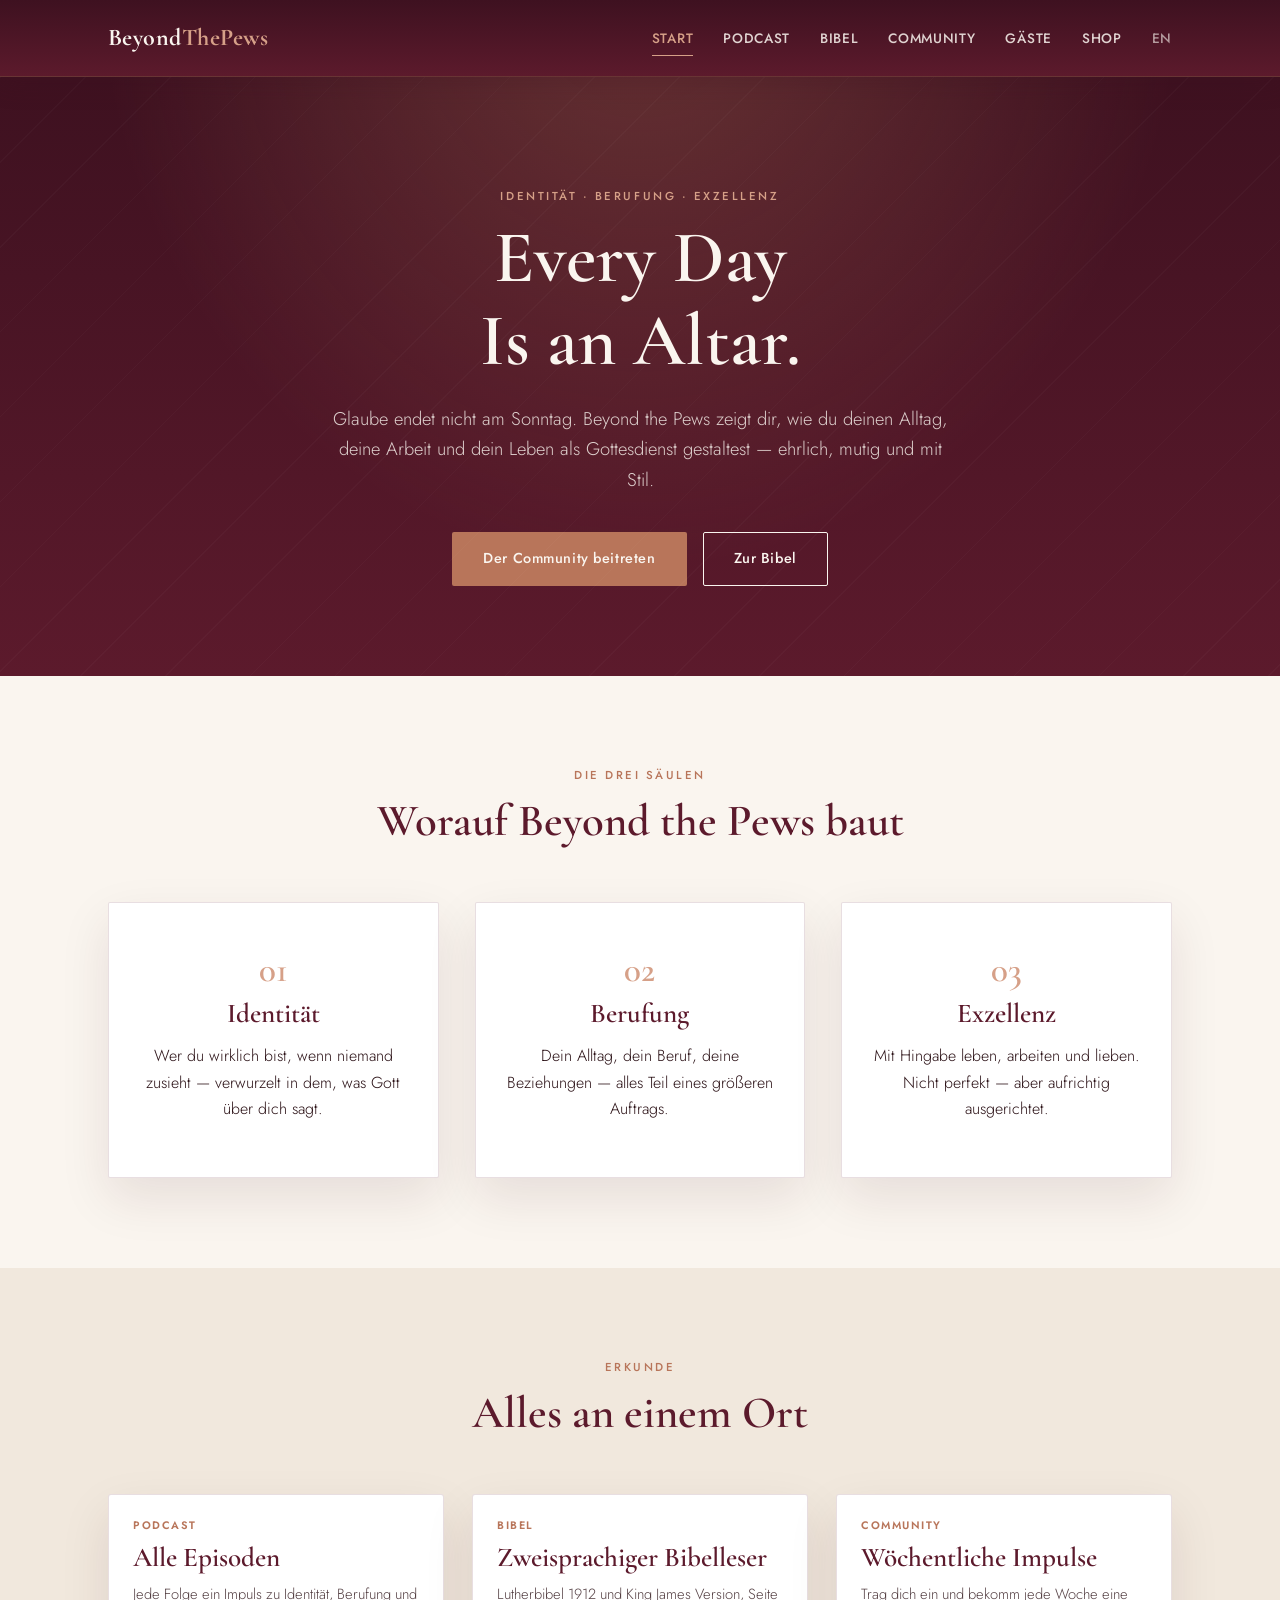
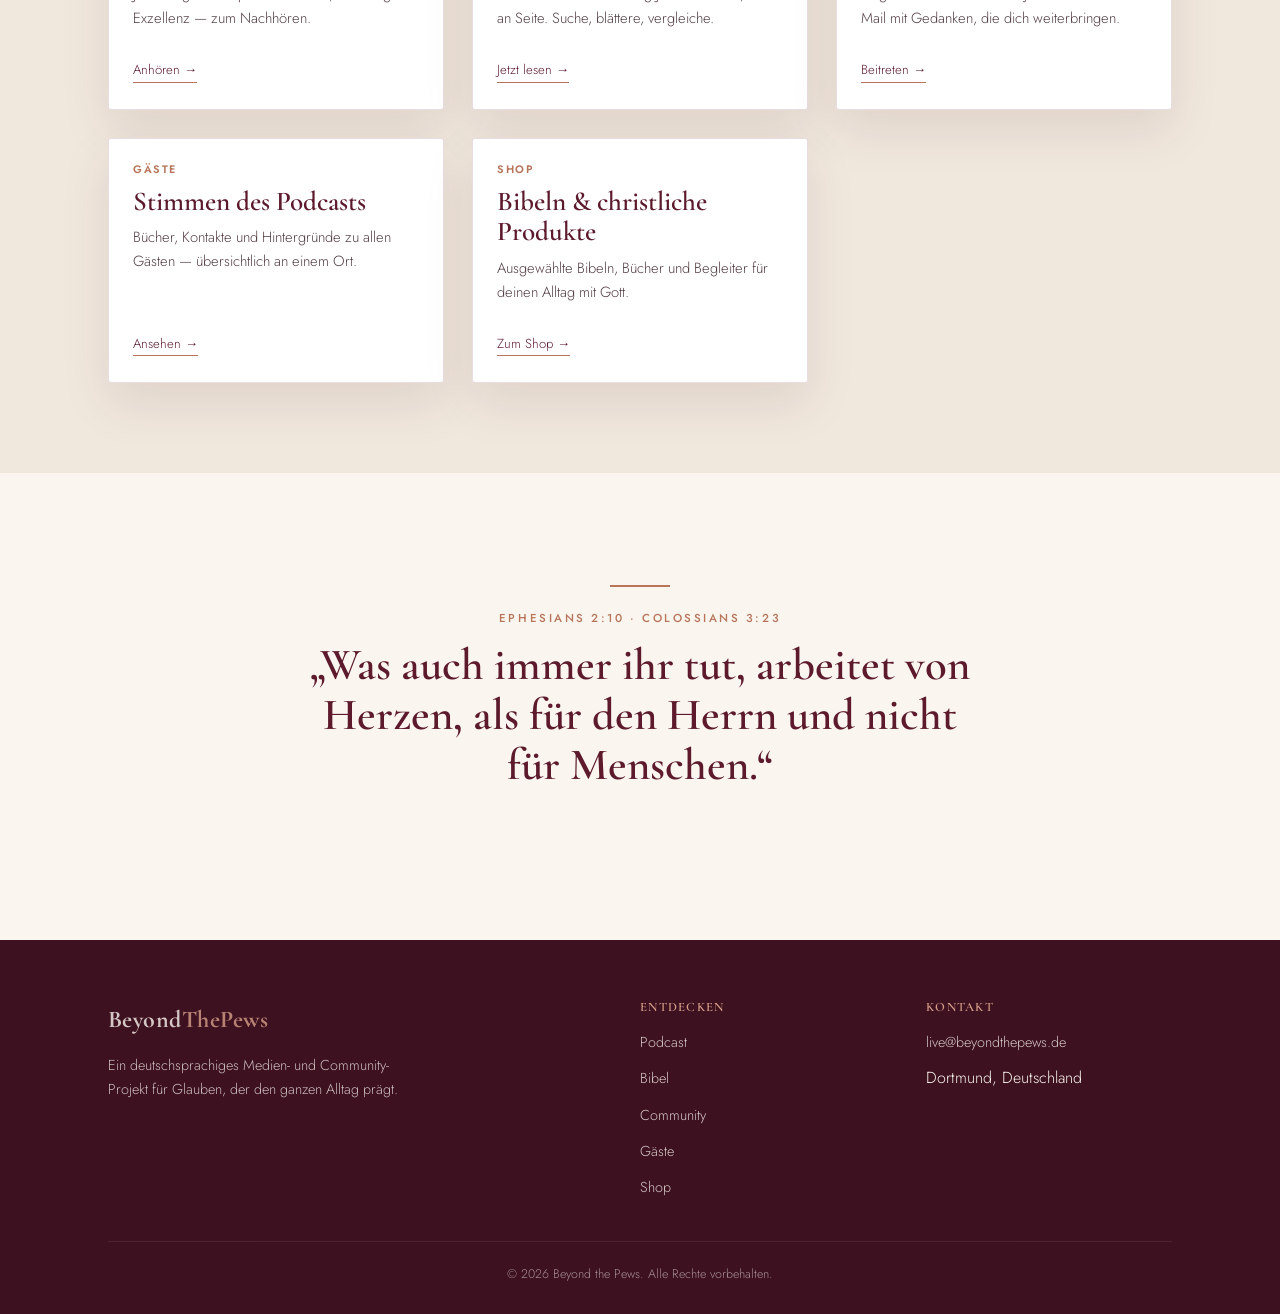
<file: index.html>
<!DOCTYPE html>
<html lang="de">
<head>
<meta charset="UTF-8">
<meta name="viewport" content="width=device-width, initial-scale=1.0">
<title>Beyond the Pews — Every Day Is an Altar</title>
<meta name="description" content="Beyond the Pews: Glaube, der dein ganzes Leben prägt. Podcast, Community, Bibel und mehr — für Identität, Berufung und Exzellenz im Alltag.">
<link rel="stylesheet" href="styles.css">
<script src="https://identity.netlify.com/v1/netlify-identity-widget.js"></script>
<script>
  if (window.netlifyIdentity) {
    window.netlifyIdentity.on("init", user => {
      if (!user) {
        window.netlifyIdentity.on("login", () => { document.location.href = "/admin/"; });
      }
    });
  }
</script>
</head>
<body>

<header class="site-header">
  <div class="nav-wrap">
    <a href="index.html" class="logo">Beyond<span>ThePews</span></a>
    <button class="nav-toggle" aria-label="Menü öffnen">☰</button>
    <nav class="main-nav">
      <a href="index.html" class="active">Start</a>
      <a href="podcast.html">Podcast</a>
      <a href="bible.html">Bibel</a>
      <a href="community.html">Community</a>
      <a href="guests.html">Gäste</a>
      <a href="shop.html">Shop</a>
      <a href="en/index.html" style="opacity:0.6;">EN</a>
    </nav>
  </div>
</header>

<section class="hero">
  <div class="container">
    <p class="eyebrow">Identität · Berufung · Exzellenz</p>
    <h1>Every Day<br>Is an Altar.</h1>
    <p class="lede">Glaube endet nicht am Sonntag. Beyond the Pews zeigt dir, wie du deinen Alltag, deine Arbeit und dein Leben als Gottesdienst gestaltest — ehrlich, mutig und mit Stil.</p>
    <div class="hero-actions">
      <a href="community.html" class="btn btn-primary">Der Community beitreten</a>
      <a href="bible.html" class="btn btn-outline">Zur Bibel</a>
    </div>
  </div>
</section>

<section>
  <div class="container">
    <div class="section-head">
      <p class="eyebrow">Die drei Säulen</p>
      <h2>Worauf Beyond the Pews baut</h2>
    </div>
    <div class="pillars">
      <div class="pillar">
        <div class="num">01</div>
        <h3>Identität</h3>
        <p>Wer du wirklich bist, wenn niemand zusieht — verwurzelt in dem, was Gott über dich sagt.</p>
      </div>
      <div class="pillar">
        <div class="num">02</div>
        <h3>Berufung</h3>
        <p>Dein Alltag, dein Beruf, deine Beziehungen — alles Teil eines größeren Auftrags.</p>
      </div>
      <div class="pillar">
        <div class="num">03</div>
        <h3>Exzellenz</h3>
        <p>Mit Hingabe leben, arbeiten und lieben. Nicht perfekt — aber aufrichtig ausgerichtet.</p>
      </div>
    </div>
  </div>
</section>

<section class="alt">
  <div class="container">
    <div class="section-head">
      <p class="eyebrow">Erkunde</p>
      <h2>Alles an einem Ort</h2>
    </div>
    <div class="card-grid">
      <div class="card">
        <div class="card-body">
          <span class="card-tag">Podcast</span>
          <h3>Alle Episoden</h3>
          <p class="card-desc">Jede Folge ein Impuls zu Identität, Berufung und Exzellenz — zum Nachhören.</p>
          <div class="card-links"><a href="podcast.html">Anhören →</a></div>
        </div>
      </div>
      <div class="card">
        <div class="card-body">
          <span class="card-tag">Bibel</span>
          <h3>Zweisprachiger Bibelleser</h3>
          <p class="card-desc">Lutherbibel 1912 und King James Version, Seite an Seite. Suche, blättere, vergleiche.</p>
          <div class="card-links"><a href="bible.html">Jetzt lesen →</a></div>
        </div>
      </div>
      <div class="card">
        <div class="card-body">
          <span class="card-tag">Community</span>
          <h3>Wöchentliche Impulse</h3>
          <p class="card-desc">Trag dich ein und bekomm jede Woche eine Mail mit Gedanken, die dich weiterbringen.</p>
          <div class="card-links"><a href="community.html">Beitreten →</a></div>
        </div>
      </div>
      <div class="card">
        <div class="card-body">
          <span class="card-tag">Gäste</span>
          <h3>Stimmen des Podcasts</h3>
          <p class="card-desc">Bücher, Kontakte und Hintergründe zu allen Gästen — übersichtlich an einem Ort.</p>
          <div class="card-links"><a href="guests.html">Ansehen →</a></div>
        </div>
      </div>
      <div class="card">
        <div class="card-body">
          <span class="card-tag">Shop</span>
          <h3>Bibeln & christliche Produkte</h3>
          <p class="card-desc">Ausgewählte Bibeln, Bücher und Begleiter für deinen Alltag mit Gott.</p>
          <div class="card-links"><a href="shop.html">Zum Shop →</a></div>
        </div>
      </div>
    </div>
  </div>
</section>

<section>
  <div class="container tac">
    <div class="divider"></div>
    <p class="eyebrow">Ephesians 2:10 · Colossians 3:23</p>
    <h2 style="max-width:680px;margin:0 auto;">„Was auch immer ihr tut, arbeitet von Herzen, als für den Herrn und nicht für Menschen.“</h2>
  </div>
</section>

<footer class="site-footer">
  <div class="container">
    <div class="footer-grid">
      <div>
        <a href="index.html" class="logo">Beyond<span>ThePews</span></a>
        <p style="margin-top:14px;max-width:320px;">Ein deutschsprachiges Medien- und Community-Projekt für Glauben, der den ganzen Alltag prägt.</p>
      </div>
      <div>
        <h4>Entdecken</h4>
        <ul>
          <li><a href="podcast.html">Podcast</a></li>
          <li><a href="bible.html">Bibel</a></li>
          <li><a href="community.html">Community</a></li>
          <li><a href="guests.html">Gäste</a></li>
          <li><a href="shop.html">Shop</a></li>
        </ul>
      </div>
      <div>
        <h4>Kontakt</h4>
        <ul>
          <li><a href="mailto:live@beyondthepews.de">live@beyondthepews.de</a></li>
          <li>Dortmund, Deutschland</li>
        </ul>
      </div>
    </div>
    <div class="footer-bottom">© 2026 Beyond the Pews. Alle Rechte vorbehalten.</div>
  </div>
</footer>

<script src="main.js"></script>
</body>
</html>
</file>
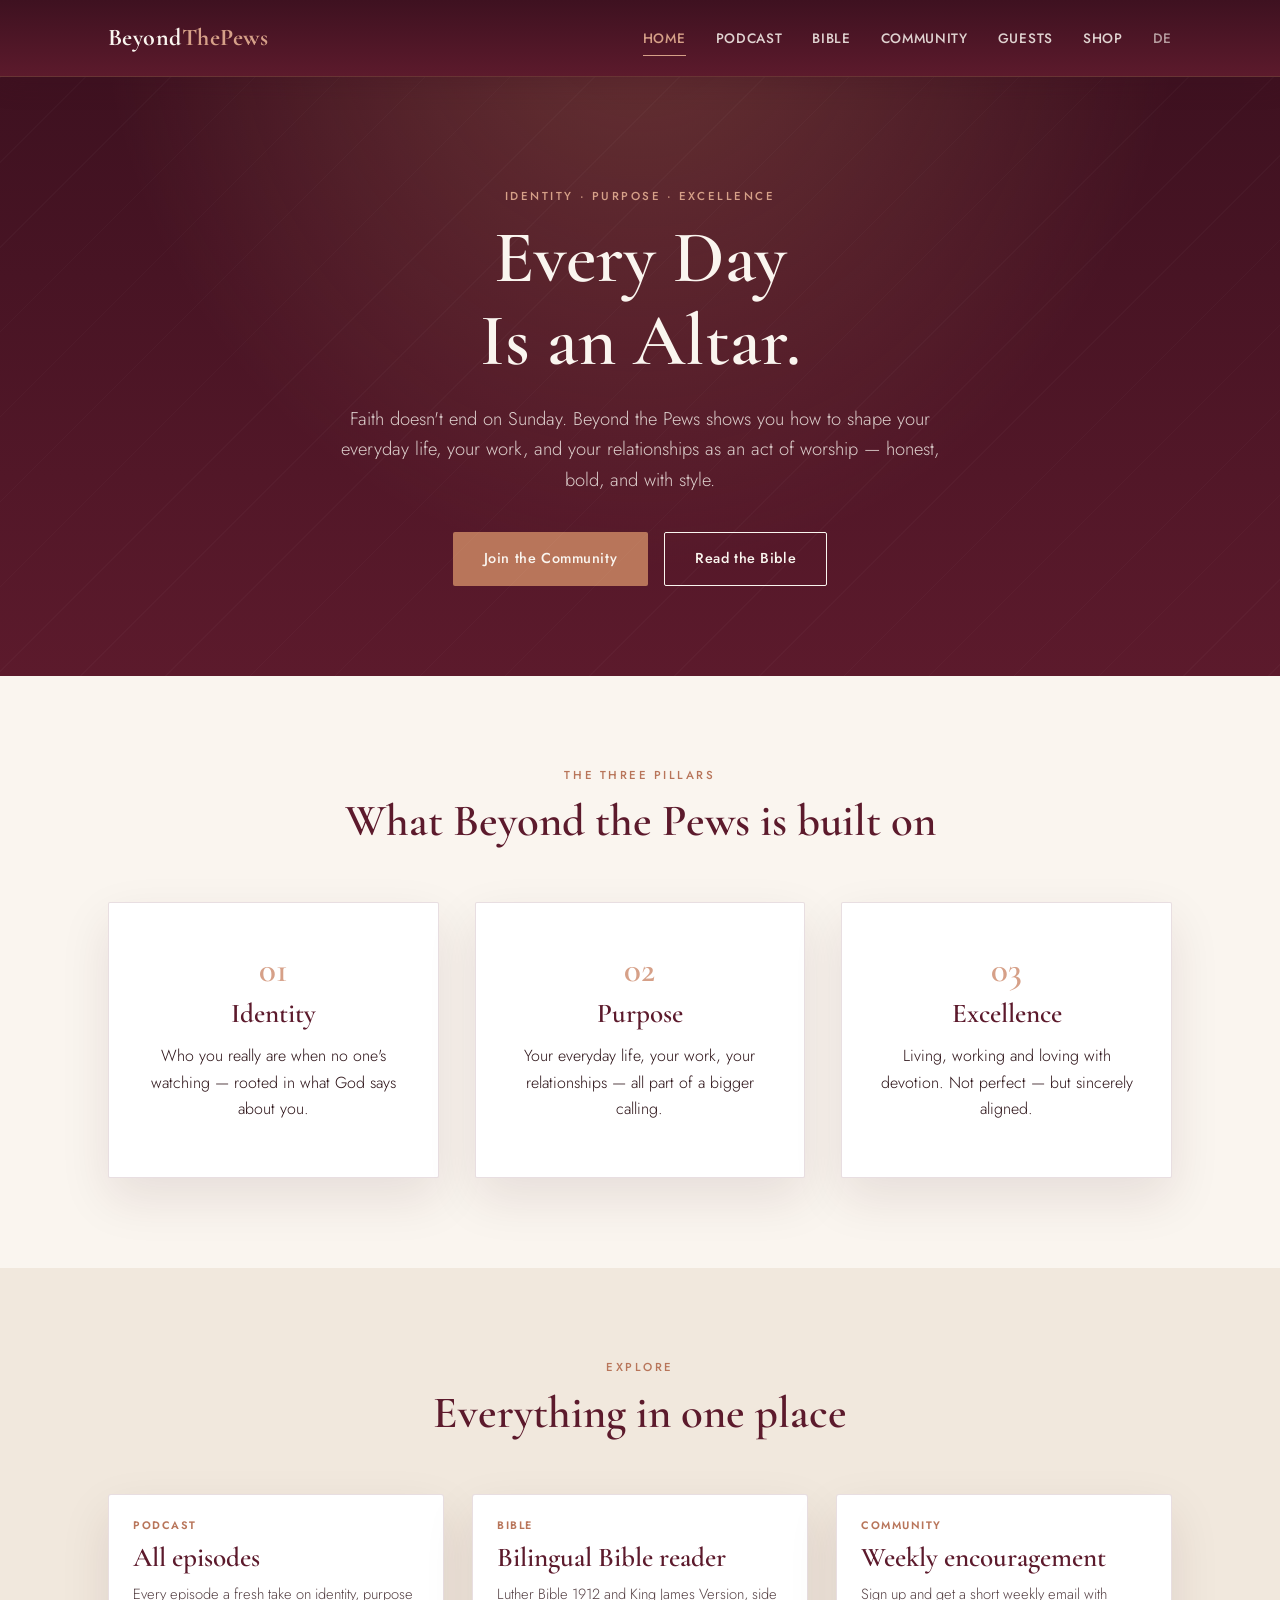
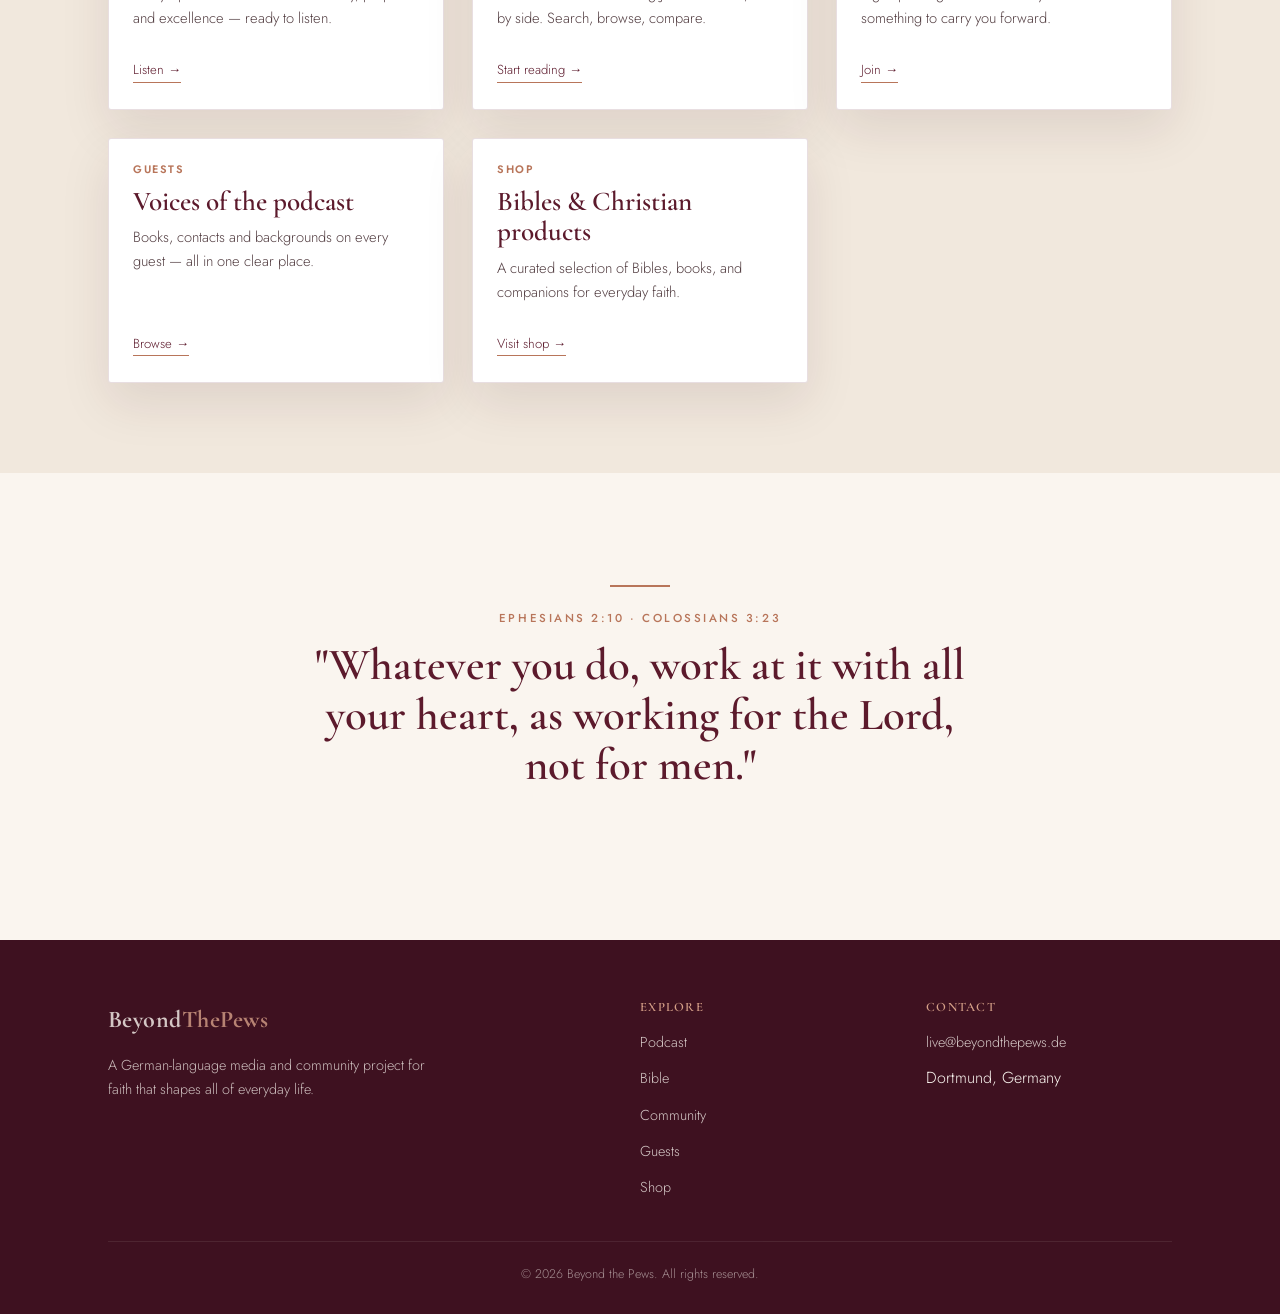
<file: en/index.html>
<!DOCTYPE html>
<html lang="en">
<head>
<meta charset="UTF-8">
<meta name="viewport" content="width=device-width, initial-scale=1.0">
<title>Beyond the Pews — Every Day Is an Altar</title>
<meta name="description" content="Beyond the Pews: faith that shapes your whole life. Podcast, community, Bible and more — for identity, purpose and excellence in everyday life.">
<link rel="stylesheet" href="../styles.css">
</head>
<body>

<header class="site-header">
  <div class="nav-wrap">
    <a href="index.html" class="logo">Beyond<span>ThePews</span></a>
    <button class="nav-toggle" aria-label="Open menu">☰</button>
    <nav class="main-nav">
      <a href="index.html" class="active">Home</a>
      <a href="podcast.html">Podcast</a>
      <a href="bible.html">Bible</a>
      <a href="community.html">Community</a>
      <a href="guests.html">Guests</a>
      <a href="shop.html">Shop</a>
      <a href="../index.html" style="opacity:0.6;">DE</a>
    </nav>
  </div>
</header>

<section class="hero">
  <div class="container">
    <p class="eyebrow">Identity · Purpose · Excellence</p>
    <h1>Every Day<br>Is an Altar.</h1>
    <p class="lede">Faith doesn't end on Sunday. Beyond the Pews shows you how to shape your everyday life, your work, and your relationships as an act of worship — honest, bold, and with style.</p>
    <div class="hero-actions">
      <a href="community.html" class="btn btn-primary">Join the Community</a>
      <a href="bible.html" class="btn btn-outline">Read the Bible</a>
    </div>
  </div>
</section>

<section>
  <div class="container">
    <div class="section-head">
      <p class="eyebrow">The three pillars</p>
      <h2>What Beyond the Pews is built on</h2>
    </div>
    <div class="pillars">
      <div class="pillar">
        <div class="num">01</div>
        <h3>Identity</h3>
        <p>Who you really are when no one's watching — rooted in what God says about you.</p>
      </div>
      <div class="pillar">
        <div class="num">02</div>
        <h3>Purpose</h3>
        <p>Your everyday life, your work, your relationships — all part of a bigger calling.</p>
      </div>
      <div class="pillar">
        <div class="num">03</div>
        <h3>Excellence</h3>
        <p>Living, working and loving with devotion. Not perfect — but sincerely aligned.</p>
      </div>
    </div>
  </div>
</section>

<section class="alt">
  <div class="container">
    <div class="section-head">
      <p class="eyebrow">Explore</p>
      <h2>Everything in one place</h2>
    </div>
    <div class="card-grid">
      <div class="card">
        <div class="card-body">
          <span class="card-tag">Podcast</span>
          <h3>All episodes</h3>
          <p class="card-desc">Every episode a fresh take on identity, purpose and excellence — ready to listen.</p>
          <div class="card-links"><a href="podcast.html">Listen →</a></div>
        </div>
      </div>
      <div class="card">
        <div class="card-body">
          <span class="card-tag">Bible</span>
          <h3>Bilingual Bible reader</h3>
          <p class="card-desc">Luther Bible 1912 and King James Version, side by side. Search, browse, compare.</p>
          <div class="card-links"><a href="bible.html">Start reading →</a></div>
        </div>
      </div>
      <div class="card">
        <div class="card-body">
          <span class="card-tag">Community</span>
          <h3>Weekly encouragement</h3>
          <p class="card-desc">Sign up and get a short weekly email with something to carry you forward.</p>
          <div class="card-links"><a href="community.html">Join →</a></div>
        </div>
      </div>
      <div class="card">
        <div class="card-body">
          <span class="card-tag">Guests</span>
          <h3>Voices of the podcast</h3>
          <p class="card-desc">Books, contacts and backgrounds on every guest — all in one clear place.</p>
          <div class="card-links"><a href="guests.html">Browse →</a></div>
        </div>
      </div>
      <div class="card">
        <div class="card-body">
          <span class="card-tag">Shop</span>
          <h3>Bibles & Christian products</h3>
          <p class="card-desc">A curated selection of Bibles, books, and companions for everyday faith.</p>
          <div class="card-links"><a href="shop.html">Visit shop →</a></div>
        </div>
      </div>
    </div>
  </div>
</section>

<section>
  <div class="container tac">
    <div class="divider"></div>
    <p class="eyebrow">Ephesians 2:10 · Colossians 3:23</p>
    <h2 style="max-width:680px;margin:0 auto;">"Whatever you do, work at it with all your heart, as working for the Lord, not for men."</h2>
  </div>
</section>

<footer class="site-footer">
  <div class="container">
    <div class="footer-grid">
      <div>
        <a href="index.html" class="logo">Beyond<span>ThePews</span></a>
        <p style="margin-top:14px;max-width:320px;">A German-language media and community project for faith that shapes all of everyday life.</p>
      </div>
      <div>
        <h4>Explore</h4>
        <ul>
          <li><a href="podcast.html">Podcast</a></li>
          <li><a href="bible.html">Bible</a></li>
          <li><a href="community.html">Community</a></li>
          <li><a href="guests.html">Guests</a></li>
          <li><a href="shop.html">Shop</a></li>
        </ul>
      </div>
      <div>
        <h4>Contact</h4>
        <ul>
          <li><a href="mailto:live@beyondthepews.de">live@beyondthepews.de</a></li>
          <li>Dortmund, Germany</li>
        </ul>
      </div>
    </div>
    <div class="footer-bottom">© 2026 Beyond the Pews. All rights reserved.</div>
  </div>
</footer>

<script src="../main.js"></script>
</body>
</html>
</file>
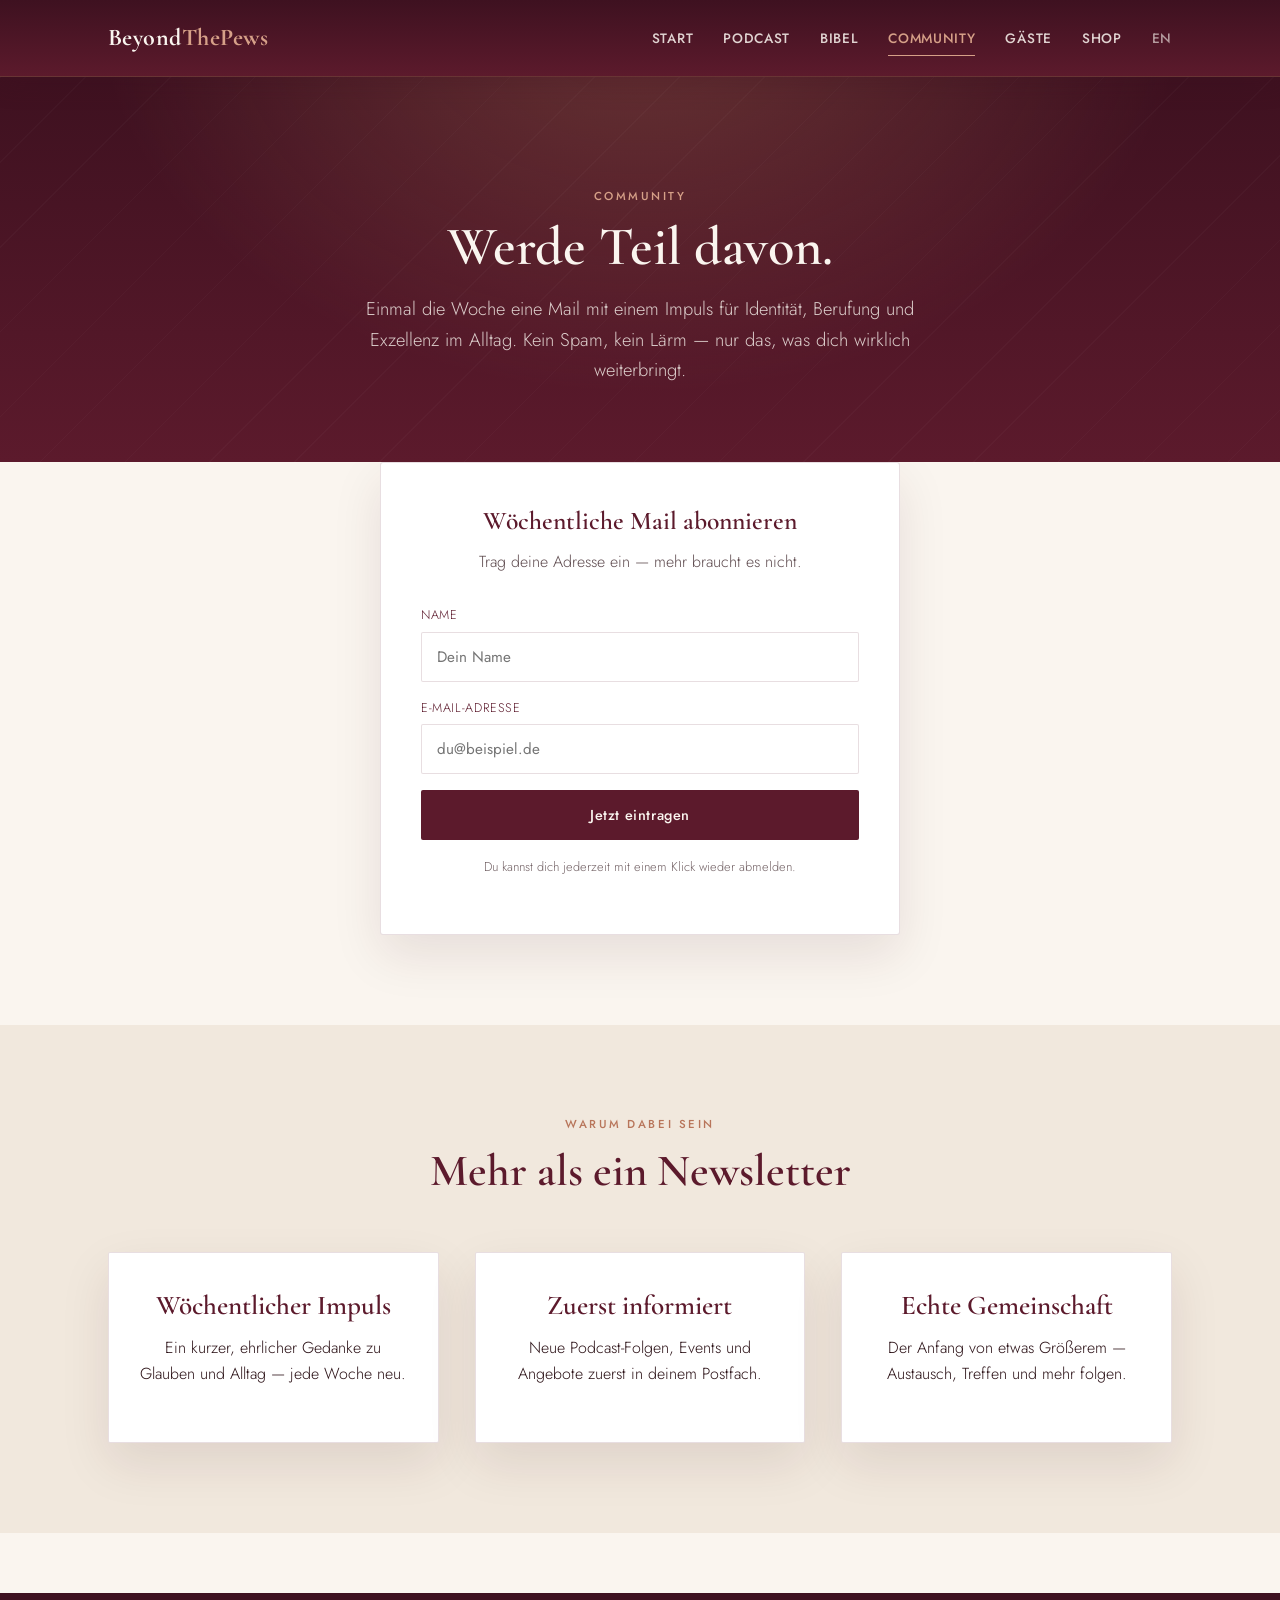
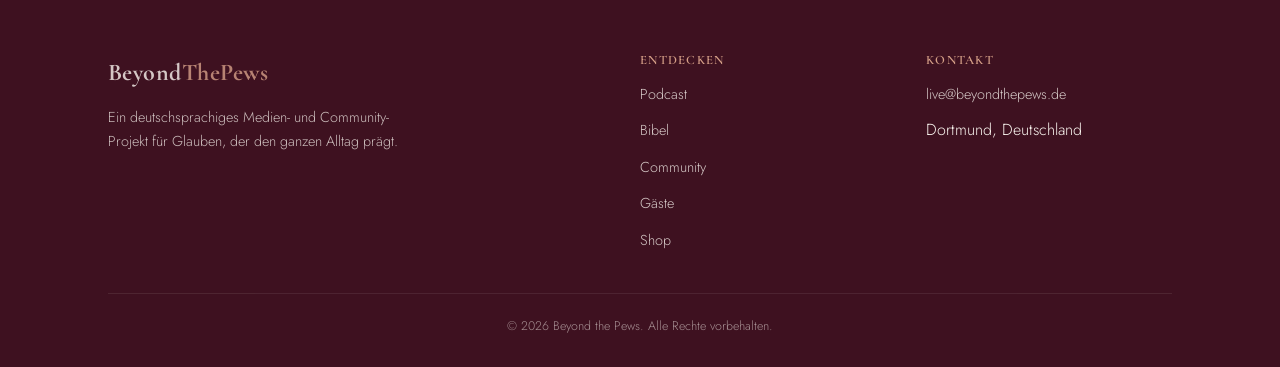
<file: community.html>
<!DOCTYPE html>
<html lang="de">
<head>
<meta charset="UTF-8">
<meta name="viewport" content="width=device-width, initial-scale=1.0">
<title>Community — Beyond the Pews</title>
<meta name="description" content="Trag dich für die wöchentlichen Beyond the Pews Mails ein und werde Teil der Community.">
<link rel="stylesheet" href="styles.css">
</head>
<body>

<header class="site-header">
  <div class="nav-wrap">
    <a href="index.html" class="logo">Beyond<span>ThePews</span></a>
    <button class="nav-toggle" aria-label="Menü öffnen">☰</button>
    <nav class="main-nav">
      <a href="index.html">Start</a>
      <a href="podcast.html">Podcast</a>
      <a href="bible.html">Bibel</a>
      <a href="community.html" class="active">Community</a>
      <a href="guests.html">Gäste</a>
      <a href="shop.html">Shop</a>
      <a href="en/community.html" style="opacity:0.6;">EN</a>
    </nav>
  </div>
</header>

<section class="hero" style="padding-bottom:40px;">
  <div class="container">
    <p class="eyebrow">Community</p>
    <h1 style="font-size:clamp(2.2rem,5vw,3.4rem);">Werde Teil davon.</h1>
    <p class="lede">Einmal die Woche eine Mail mit einem Impuls für Identität, Berufung und Exzellenz im Alltag. Kein Spam, kein Lärm — nur das, was dich wirklich weiterbringt.</p>
  </div>
</section>

<section style="padding-top:0;">
  <div class="container">
    <div style="max-width:520px;margin:0 auto;background:#fff;border:1px solid var(--line);box-shadow:var(--shadow);border-radius:3px;padding:44px 40px;">
      <h2 class="tac" style="font-size:1.6rem;">Wöchentliche Mail abonnieren</h2>
      <p class="tac" style="opacity:0.75;margin-bottom:30px;">Trag deine Adresse ein — mehr braucht es nicht.</p>

      <!--
        Diese Form nutzt Netlify Forms. Sobald die Seite auf Netlify hochgeladen ist,
        sammelt Netlify automatisch alle Einträge unter "Forms" im Netlify-Dashboard —
        kein Admin-Panel, kein Code, kein extra Setup nötig.
      -->
      <form name="community-signup" method="POST" data-netlify="true" netlify-honeypot="bot-field" id="signupForm" class="stack">
        <input type="hidden" name="form-name" value="community-signup">
        <p style="display:none;"><label>Nicht ausfüllen: <input name="bot-field"></label></p>

        <div class="field">
          <label for="name">Name</label>
          <input type="text" id="name" name="name" placeholder="Dein Name" required>
        </div>
        <div class="field">
          <label for="email">E-Mail-Adresse</label>
          <input type="email" id="email" name="email" placeholder="du@beispiel.de" required>
        </div>
        <button type="submit" class="btn btn-primary" style="justify-content:center;">Jetzt eintragen</button>
        <p class="form-note">Du kannst dich jederzeit mit einem Klick wieder abmelden.</p>
      </form>

      <div class="form-success" id="formSuccess">
        <strong style="color:var(--wine);">Danke, du bist dabei! 🎉</strong>
        <p style="margin:8px 0 0;">Die erste Mail erreicht dich mit der nächsten wöchentlichen Ausgabe.</p>
      </div>
    </div>
  </div>
</section>

<section class="alt">
  <div class="container">
    <div class="section-head">
      <p class="eyebrow">Warum dabei sein</p>
      <h2>Mehr als ein Newsletter</h2>
    </div>
    <div class="pillars">
      <div class="pillar">
        <h3>Wöchentlicher Impuls</h3>
        <p>Ein kurzer, ehrlicher Gedanke zu Glauben und Alltag — jede Woche neu.</p>
      </div>
      <div class="pillar">
        <h3>Zuerst informiert</h3>
        <p>Neue Podcast-Folgen, Events und Angebote zuerst in deinem Postfach.</p>
      </div>
      <div class="pillar">
        <h3>Echte Gemeinschaft</h3>
        <p>Der Anfang von etwas Größerem — Austausch, Treffen und mehr folgen.</p>
      </div>
    </div>
  </div>
</section>

<footer class="site-footer">
  <div class="container">
    <div class="footer-grid">
      <div>
        <a href="index.html" class="logo">Beyond<span>ThePews</span></a>
        <p style="margin-top:14px;max-width:320px;">Ein deutschsprachiges Medien- und Community-Projekt für Glauben, der den ganzen Alltag prägt.</p>
      </div>
      <div>
        <h4>Entdecken</h4>
        <ul>
          <li><a href="podcast.html">Podcast</a></li>
          <li><a href="bible.html">Bibel</a></li>
          <li><a href="community.html">Community</a></li>
          <li><a href="guests.html">Gäste</a></li>
          <li><a href="shop.html">Shop</a></li>
        </ul>
      </div>
      <div>
        <h4>Kontakt</h4>
        <ul>
          <li><a href="mailto:live@beyondthepews.de">live@beyondthepews.de</a></li>
          <li>Dortmund, Deutschland</li>
        </ul>
      </div>
    </div>
    <div class="footer-bottom">© 2026 Beyond the Pews. Alle Rechte vorbehalten.</div>
  </div>
</footer>

<script src="main.js"></script>
<script>
  // Netlify handles the actual submission; this just shows a friendly inline confirmation
  // when JS is available (progressive enhancement — form still works without it).
  const form = document.getElementById('signupForm');
  if (form) {
    form.addEventListener('submit', function (e) {
      e.preventDefault();
      const data = new FormData(form);
      fetch('/', {
        method: 'POST',
        headers: { 'Content-Type': 'application/x-www-form-urlencoded' },
        body: new URLSearchParams(data).toString()
      })
      .then(() => {
        form.style.display = 'none';
        document.getElementById('formSuccess').classList.add('show');
      })
      .catch(() => { form.submit(); });
    });
  }
</script>
</body>
</html>
</file>
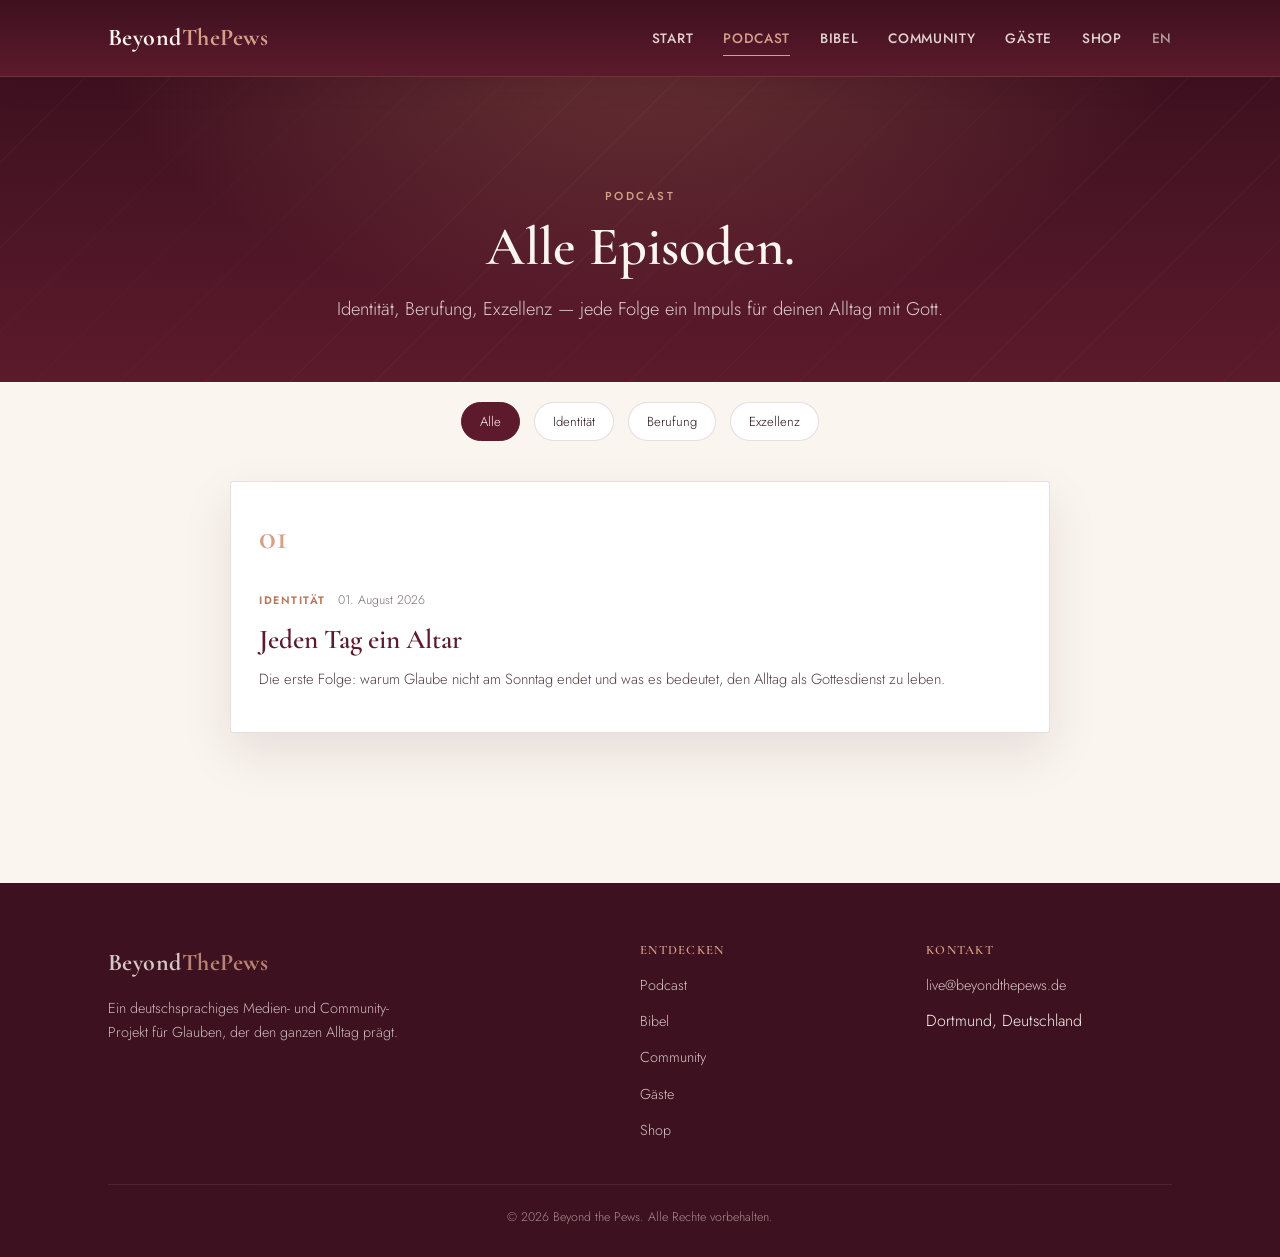
<file: podcast.html>
<!DOCTYPE html>
<html lang="de">
<head>
<meta charset="UTF-8">
<meta name="viewport" content="width=device-width, initial-scale=1.0">
<title>Podcast — Beyond the Pews</title>
<meta name="description" content="Alle Episoden von Beyond the Pews: Identität, Berufung, Exzellenz.">
<link rel="stylesheet" href="styles.css">
<style>
  .ep-card{ display:flex; gap:24px; align-items:flex-start; padding:26px 28px; }
  .ep-num{ font-family:var(--serif); font-size:2.2rem; font-weight:600; color:var(--rose-light); min-width:56px; }
  .ep-meta{ display:flex; gap:12px; align-items:center; margin-bottom:6px; flex-wrap:wrap; }
  .ep-date{ font-size:0.78rem; opacity:0.6; }
</style>
</head>
<body>

<header class="site-header">
  <div class="nav-wrap">
    <a href="index.html" class="logo">Beyond<span>ThePews</span></a>
    <button class="nav-toggle" aria-label="Menü öffnen">☰</button>
    <nav class="main-nav">
      <a href="index.html">Start</a>
      <a href="podcast.html" class="active">Podcast</a>
      <a href="bible.html">Bibel</a>
      <a href="community.html">Community</a>
      <a href="guests.html">Gäste</a>
      <a href="shop.html">Shop</a>
      <a href="en/podcast.html" style="opacity:0.6;">EN</a>
    </nav>
  </div>
</header>

<section class="hero" style="padding-bottom:20px;">
  <div class="container">
    <p class="eyebrow">Podcast</p>
    <h1 style="font-size:clamp(2.2rem,5vw,3.4rem);">Alle Episoden.</h1>
    <p class="lede">Identität, Berufung, Exzellenz — jede Folge ein Impuls für deinen Alltag mit Gott.</p>
  </div>
</section>

<section style="padding-top:20px;">
  <div class="container">
    <div class="toolbar" id="filterBar"></div>
    <div id="episodeList" style="display:flex;flex-direction:column;gap:22px;max-width:820px;margin:0 auto;"></div>
    <p class="tac" id="emptyState" style="display:none;opacity:0.6;margin-top:30px;">Noch keine Episoden in dieser Kategorie.</p>
  </div>
</section>

<footer class="site-footer">
  <div class="container">
    <div class="footer-grid">
      <div>
        <a href="index.html" class="logo">Beyond<span>ThePews</span></a>
        <p style="margin-top:14px;max-width:320px;">Ein deutschsprachiges Medien- und Community-Projekt für Glauben, der den ganzen Alltag prägt.</p>
      </div>
      <div>
        <h4>Entdecken</h4>
        <ul>
          <li><a href="podcast.html">Podcast</a></li>
          <li><a href="bible.html">Bibel</a></li>
          <li><a href="community.html">Community</a></li>
          <li><a href="guests.html">Gäste</a></li>
          <li><a href="shop.html">Shop</a></li>
        </ul>
      </div>
      <div>
        <h4>Kontakt</h4>
        <ul>
          <li><a href="mailto:live@beyondthepews.de">live@beyondthepews.de</a></li>
          <li>Dortmund, Deutschland</li>
        </ul>
      </div>
    </div>
    <div class="footer-bottom">© 2026 Beyond the Pews. Alle Rechte vorbehalten.</div>
  </div>
</footer>

<script src="main.js"></script>
<script>
  let episodesData = [];
  const list = document.getElementById('episodeList');
  const empty = document.getElementById('emptyState');
  const filterBar = document.getElementById('filterBar');
  const pillars = ['Alle', 'Identität', 'Berufung', 'Exzellenz'];
  let active = 'Alle';

  function renderFilters(){
    filterBar.innerHTML = pillars.map(p =>
      `<span class="chip ${p === active ? 'active' : ''}" data-p="${p}">${p}</span>`
    ).join('');
    filterBar.querySelectorAll('.chip').forEach(chip => {
      chip.addEventListener('click', () => { active = chip.dataset.p; renderFilters(); renderList(); });
    });
  }

  function formatDate(iso){
    if(!iso) return '';
    const d = new Date(iso);
    return d.toLocaleDateString('de-DE', { day: '2-digit', month: 'long', year: 'numeric' });
  }

  function renderList(){
    const sorted = [...episodesData].sort((a,b) => b.number - a.number);
    const filtered = active === 'Alle' ? sorted : sorted.filter(e => e.pillar === active);
    list.innerHTML = filtered.map(ep => `
      <div class="card ep-card">
        <div class="ep-num">${String(ep.number).padStart(2,'0')}</div>
        <div class="card-body" style="padding:0;">
          <div class="ep-meta">
            <span class="card-tag">${ep.pillar}</span>
            ${ep.date ? `<span class="ep-date">${formatDate(ep.date)}</span>` : ''}
          </div>
          <h3 style="margin-bottom:4px;">${ep.title}</h3>
          ${ep.guest ? `<p style="font-size:0.85rem;color:var(--rose);margin:0 0 8px;">Mit ${ep.guest}</p>` : ''}
          <p class="card-desc">${ep.description || ''}</p>
          ${ep.audioLink ? `<div class="card-links"><a href="${ep.audioLink}" target="_blank" rel="noopener">Anhören →</a></div>` : ''}
        </div>
      </div>
    `).join('');
    empty.style.display = filtered.length ? 'none' : 'block';
  }

  renderFilters();
  fetch('episodes.json')
    .then(r => r.json())
    .then(data => { episodesData = data.episodes || []; renderList(); })
    .catch(() => { list.innerHTML = ''; empty.style.display = 'block'; });
</script>
</body>
</html>
</file>
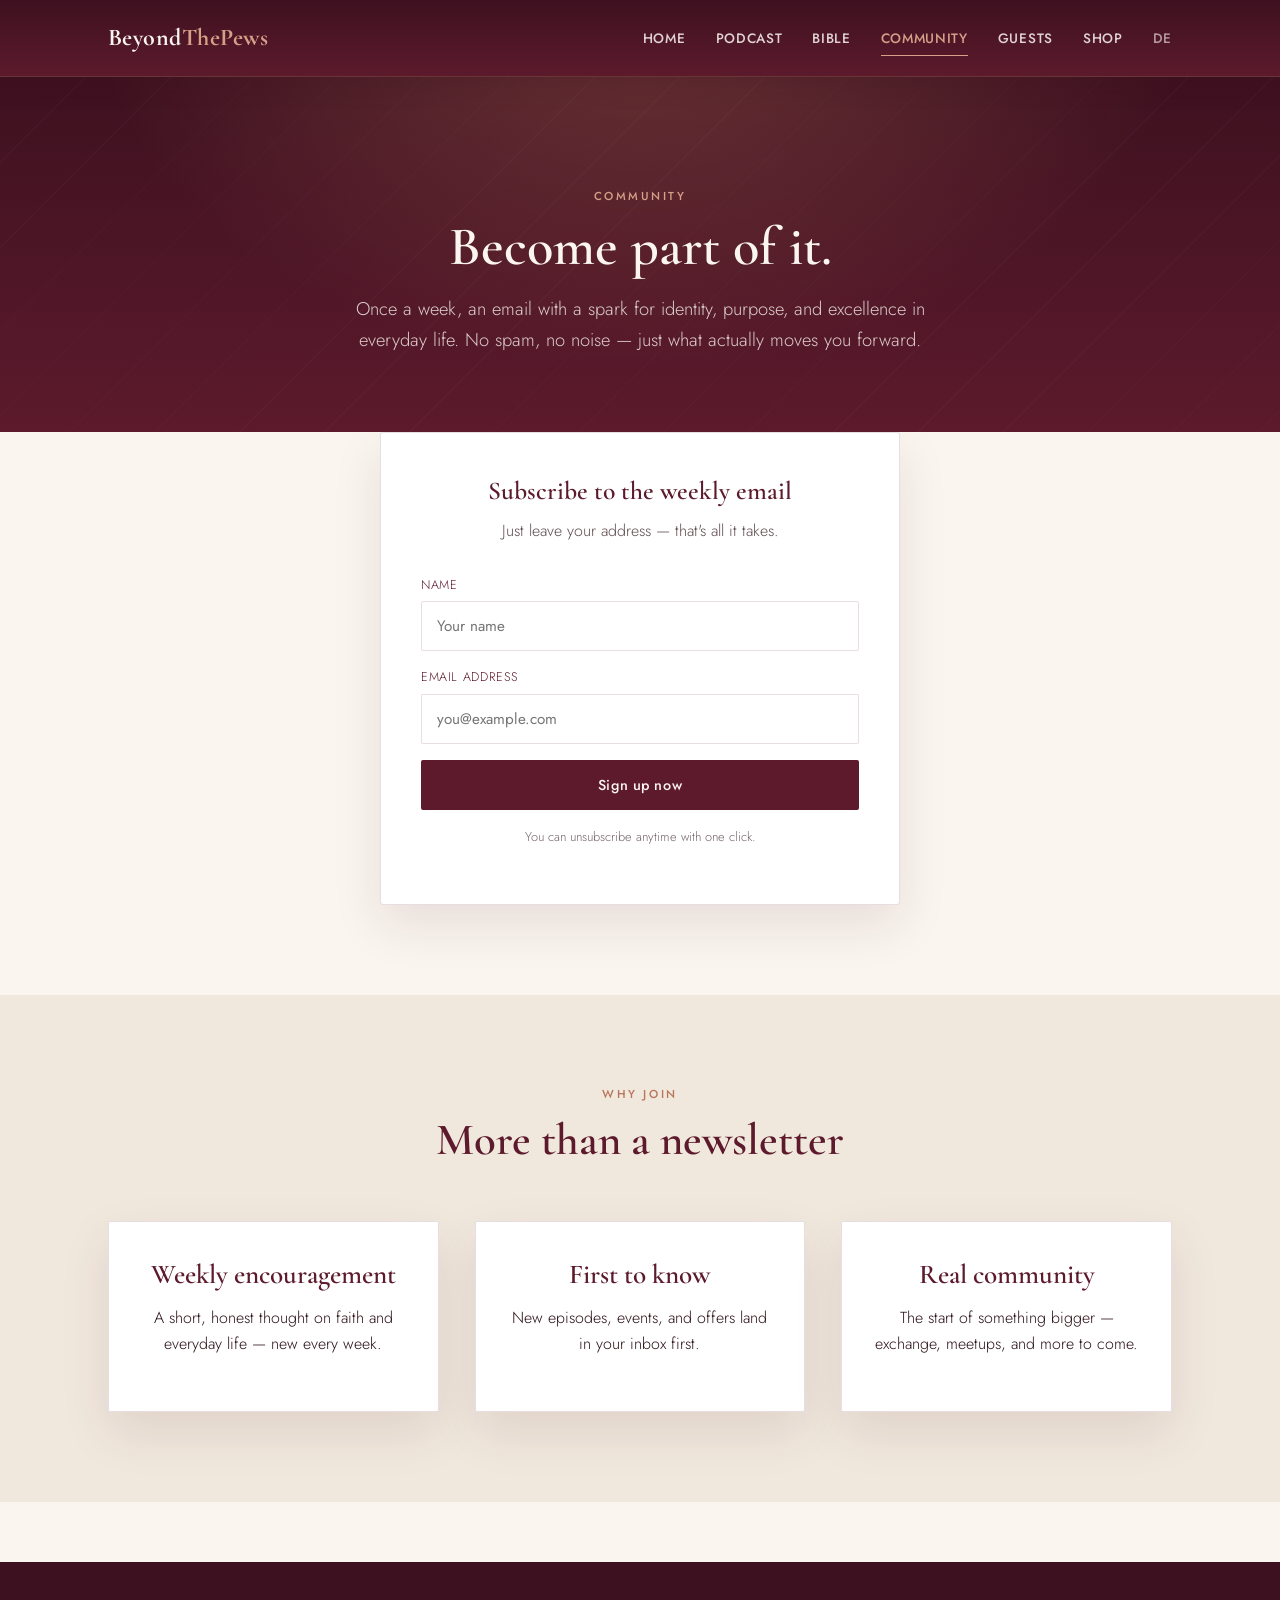
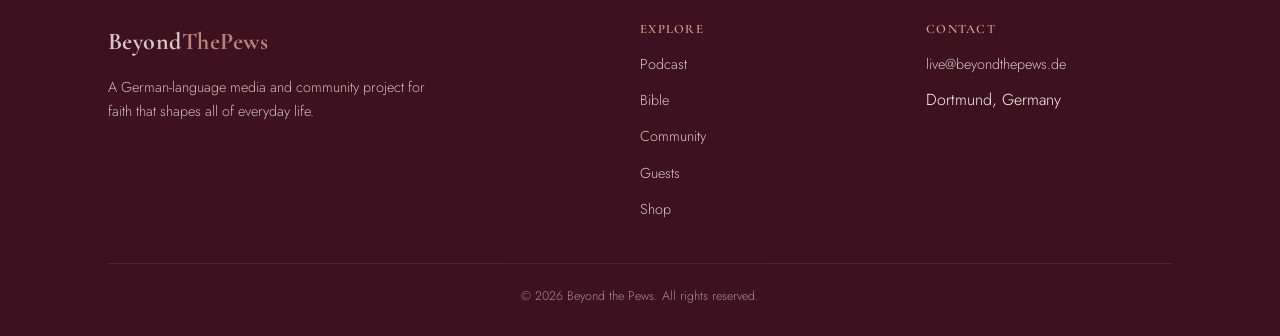
<file: en/community.html>
<!DOCTYPE html>
<html lang="en">
<head>
<meta charset="UTF-8">
<meta name="viewport" content="width=device-width, initial-scale=1.0">
<title>Community — Beyond the Pews</title>
<meta name="description" content="Sign up for the weekly Beyond the Pews email and become part of the community.">
<link rel="stylesheet" href="../styles.css">
</head>
<body>

<header class="site-header">
  <div class="nav-wrap">
    <a href="index.html" class="logo">Beyond<span>ThePews</span></a>
    <button class="nav-toggle" aria-label="Open menu">☰</button>
    <nav class="main-nav">
      <a href="index.html">Home</a>
      <a href="podcast.html">Podcast</a>
      <a href="bible.html">Bible</a>
      <a href="community.html" class="active">Community</a>
      <a href="guests.html">Guests</a>
      <a href="shop.html">Shop</a>
      <a href="../community.html" style="opacity:0.6;">DE</a>
    </nav>
  </div>
</header>

<section class="hero" style="padding-bottom:40px;">
  <div class="container">
    <p class="eyebrow">Community</p>
    <h1 style="font-size:clamp(2.2rem,5vw,3.4rem);">Become part of it.</h1>
    <p class="lede">Once a week, an email with a spark for identity, purpose, and excellence in everyday life. No spam, no noise — just what actually moves you forward.</p>
  </div>
</section>

<section style="padding-top:0;">
  <div class="container">
    <div style="max-width:520px;margin:0 auto;background:#fff;border:1px solid var(--line);box-shadow:var(--shadow);border-radius:3px;padding:44px 40px;">
      <h2 class="tac" style="font-size:1.6rem;">Subscribe to the weekly email</h2>
      <p class="tac" style="opacity:0.75;margin-bottom:30px;">Just leave your address — that's all it takes.</p>

      <!--
        This form uses Netlify Forms. Once the site is uploaded to Netlify,
        every submission is collected automatically under "Forms" in your
        Netlify dashboard — no admin panel, no code, no extra setup needed.
      -->
      <form name="community-signup-en" method="POST" data-netlify="true" netlify-honeypot="bot-field" id="signupForm" class="stack">
        <input type="hidden" name="form-name" value="community-signup-en">
        <p style="display:none;"><label>Leave this empty: <input name="bot-field"></label></p>

        <div class="field">
          <label for="name">Name</label>
          <input type="text" id="name" name="name" placeholder="Your name" required>
        </div>
        <div class="field">
          <label for="email">Email address</label>
          <input type="email" id="email" name="email" placeholder="you@example.com" required>
        </div>
        <button type="submit" class="btn btn-primary" style="justify-content:center;">Sign up now</button>
        <p class="form-note">You can unsubscribe anytime with one click.</p>
      </form>

      <div class="form-success" id="formSuccess">
        <strong style="color:var(--wine);">Thanks, you're in! 🎉</strong>
        <p style="margin:8px 0 0;">Your first email arrives with the next weekly edition.</p>
      </div>
    </div>
  </div>
</section>

<section class="alt">
  <div class="container">
    <div class="section-head">
      <p class="eyebrow">Why join</p>
      <h2>More than a newsletter</h2>
    </div>
    <div class="pillars">
      <div class="pillar">
        <h3>Weekly encouragement</h3>
        <p>A short, honest thought on faith and everyday life — new every week.</p>
      </div>
      <div class="pillar">
        <h3>First to know</h3>
        <p>New episodes, events, and offers land in your inbox first.</p>
      </div>
      <div class="pillar">
        <h3>Real community</h3>
        <p>The start of something bigger — exchange, meetups, and more to come.</p>
      </div>
    </div>
  </div>
</section>

<footer class="site-footer">
  <div class="container">
    <div class="footer-grid">
      <div>
        <a href="index.html" class="logo">Beyond<span>ThePews</span></a>
        <p style="margin-top:14px;max-width:320px;">A German-language media and community project for faith that shapes all of everyday life.</p>
      </div>
      <div>
        <h4>Explore</h4>
        <ul>
          <li><a href="podcast.html">Podcast</a></li>
          <li><a href="bible.html">Bible</a></li>
          <li><a href="community.html">Community</a></li>
          <li><a href="guests.html">Guests</a></li>
          <li><a href="shop.html">Shop</a></li>
        </ul>
      </div>
      <div>
        <h4>Contact</h4>
        <ul>
          <li><a href="mailto:live@beyondthepews.de">live@beyondthepews.de</a></li>
          <li>Dortmund, Germany</li>
        </ul>
      </div>
    </div>
    <div class="footer-bottom">© 2026 Beyond the Pews. All rights reserved.</div>
  </div>
</footer>

<script src="../main.js"></script>
<script>
  const form = document.getElementById('signupForm');
  if (form) {
    form.addEventListener('submit', function (e) {
      e.preventDefault();
      const data = new FormData(form);
      fetch('/', {
        method: 'POST',
        headers: { 'Content-Type': 'application/x-www-form-urlencoded' },
        body: new URLSearchParams(data).toString()
      })
      .then(() => {
        form.style.display = 'none';
        document.getElementById('formSuccess').classList.add('show');
      })
      .catch(() => { form.submit(); });
    });
  }
</script>
</body>
</html>
</file>
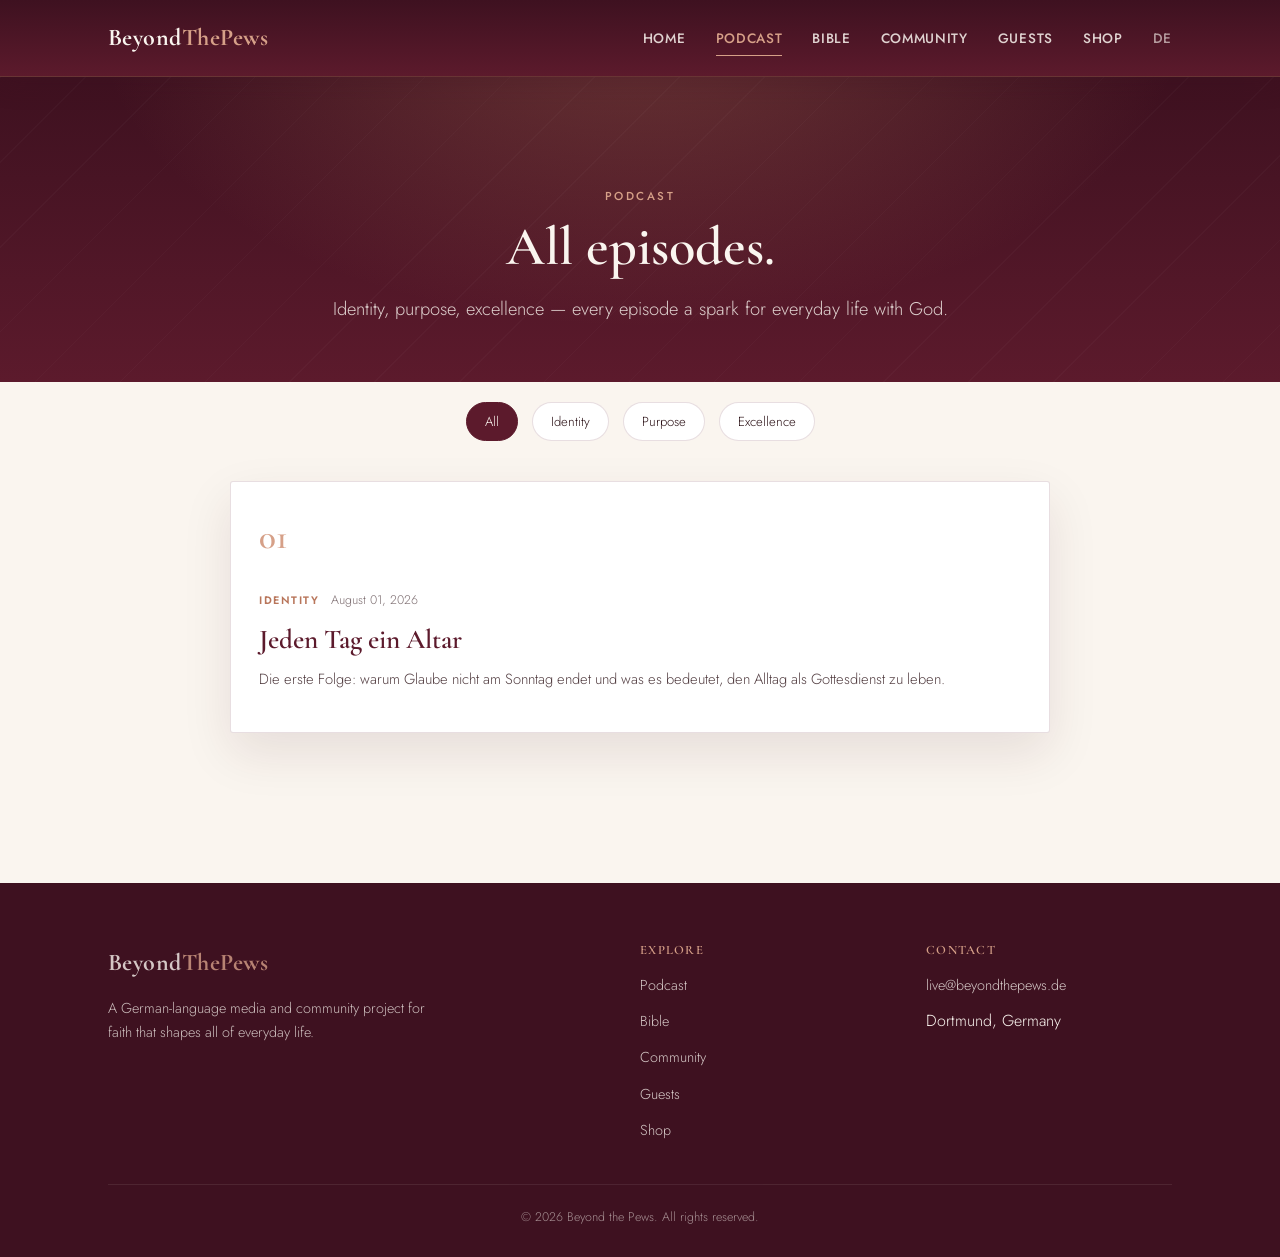
<file: en/podcast.html>
<!DOCTYPE html>
<html lang="en">
<head>
<meta charset="UTF-8">
<meta name="viewport" content="width=device-width, initial-scale=1.0">
<title>Podcast — Beyond the Pews</title>
<meta name="description" content="Every Beyond the Pews episode: identity, purpose, excellence.">
<link rel="stylesheet" href="../styles.css">
<style>
  .ep-card{ display:flex; gap:24px; align-items:flex-start; padding:26px 28px; }
  .ep-num{ font-family:var(--serif); font-size:2.2rem; font-weight:600; color:var(--rose-light); min-width:56px; }
  .ep-meta{ display:flex; gap:12px; align-items:center; margin-bottom:6px; flex-wrap:wrap; }
  .ep-date{ font-size:0.78rem; opacity:0.6; }
</style>
</head>
<body>

<header class="site-header">
  <div class="nav-wrap">
    <a href="index.html" class="logo">Beyond<span>ThePews</span></a>
    <button class="nav-toggle" aria-label="Open menu">☰</button>
    <nav class="main-nav">
      <a href="index.html">Home</a>
      <a href="podcast.html" class="active">Podcast</a>
      <a href="bible.html">Bible</a>
      <a href="community.html">Community</a>
      <a href="guests.html">Guests</a>
      <a href="shop.html">Shop</a>
      <a href="../podcast.html" style="opacity:0.6;">DE</a>
    </nav>
  </div>
</header>

<section class="hero" style="padding-bottom:20px;">
  <div class="container">
    <p class="eyebrow">Podcast</p>
    <h1 style="font-size:clamp(2.2rem,5vw,3.4rem);">All episodes.</h1>
    <p class="lede">Identity, purpose, excellence — every episode a spark for everyday life with God.</p>
  </div>
</section>

<section style="padding-top:20px;">
  <div class="container">
    <div class="toolbar" id="filterBar"></div>
    <div id="episodeList" style="display:flex;flex-direction:column;gap:22px;max-width:820px;margin:0 auto;"></div>
    <p class="tac" id="emptyState" style="display:none;opacity:0.6;margin-top:30px;">No episodes in this category yet.</p>
  </div>
</section>

<footer class="site-footer">
  <div class="container">
    <div class="footer-grid">
      <div>
        <a href="index.html" class="logo">Beyond<span>ThePews</span></a>
        <p style="margin-top:14px;max-width:320px;">A German-language media and community project for faith that shapes all of everyday life.</p>
      </div>
      <div>
        <h4>Explore</h4>
        <ul>
          <li><a href="podcast.html">Podcast</a></li>
          <li><a href="bible.html">Bible</a></li>
          <li><a href="community.html">Community</a></li>
          <li><a href="guests.html">Guests</a></li>
          <li><a href="shop.html">Shop</a></li>
        </ul>
      </div>
      <div>
        <h4>Contact</h4>
        <ul>
          <li><a href="mailto:live@beyondthepews.de">live@beyondthepews.de</a></li>
          <li>Dortmund, Germany</li>
        </ul>
      </div>
    </div>
    <div class="footer-bottom">© 2026 Beyond the Pews. All rights reserved.</div>
  </div>
</footer>

<script src="../main.js"></script>
<script>
  let episodesData = [];
  const list = document.getElementById('episodeList');
  const empty = document.getElementById('emptyState');
  const filterBar = document.getElementById('filterBar');
  // Data stores pillar values in German (Identität/Berufung/Exzellenz) since it's shared
  // with the German site — we just display English labels for the same values.
  const pillarLabels = { 'Alle': 'All', 'Identität': 'Identity', 'Berufung': 'Purpose', 'Exzellenz': 'Excellence' };
  const pillars = ['Alle', 'Identität', 'Berufung', 'Exzellenz'];
  let active = 'Alle';

  function renderFilters(){
    filterBar.innerHTML = pillars.map(p =>
      `<span class="chip ${p === active ? 'active' : ''}" data-p="${p}">${pillarLabels[p]}</span>`
    ).join('');
    filterBar.querySelectorAll('.chip').forEach(chip => {
      chip.addEventListener('click', () => { active = chip.dataset.p; renderFilters(); renderList(); });
    });
  }

  function formatDate(iso){
    if(!iso) return '';
    const d = new Date(iso);
    return d.toLocaleDateString('en-US', { day: '2-digit', month: 'long', year: 'numeric' });
  }

  function renderList(){
    const sorted = [...episodesData].sort((a,b) => b.number - a.number);
    const filtered = active === 'Alle' ? sorted : sorted.filter(e => e.pillar === active);
    list.innerHTML = filtered.map(ep => `
      <div class="card ep-card">
        <div class="ep-num">${String(ep.number).padStart(2,'0')}</div>
        <div class="card-body" style="padding:0;">
          <div class="ep-meta">
            <span class="card-tag">${pillarLabels[ep.pillar] || ep.pillar}</span>
            ${ep.date ? `<span class="ep-date">${formatDate(ep.date)}</span>` : ''}
          </div>
          <h3 style="margin-bottom:4px;">${ep.title}</h3>
          ${ep.guest ? `<p style="font-size:0.85rem;color:var(--rose);margin:0 0 8px;">With ${ep.guest}</p>` : ''}
          <p class="card-desc">${ep.description || ''}</p>
          ${ep.audioLink ? `<div class="card-links"><a href="${ep.audioLink}" target="_blank" rel="noopener">Listen →</a></div>` : ''}
        </div>
      </div>
    `).join('');
    empty.style.display = filtered.length ? 'none' : 'block';
  }

  renderFilters();
  fetch('../episodes.json')
    .then(r => r.json())
    .then(data => { episodesData = data.episodes || []; renderList(); })
    .catch(() => { list.innerHTML = ''; empty.style.display = 'block'; });
</script>
</body>
</html>
</file>
<file: styles.css>
/* ============================================
   BEYOND THE PEWS — SHARED BRAND STYLESHEET
   Deep Wine / Rose Gold / Cream · Accessible Luxury
   ============================================ */

@import url('https://fonts.googleapis.com/css2?family=Cormorant+Garamond:ital,wght@0,400;0,500;0,600;0,700;1,500&family=Jost:wght@300;400;500;600&display=swap');

:root{
  --wine: #5C1A2C;
  --wine-deep: #3E1120;
  --rose: #B8755A;
  --rose-light: #D6A088;
  --cream: #FAF5EF;
  --cream-dim: #F1E8DD;
  --ink: #2A1015;
  --line: rgba(92,26,44,0.14);
  --shadow: 0 20px 50px rgba(62,17,32,0.10);

  --serif: 'Cormorant Garamond', Georgia, serif;
  --sans: 'Jost', 'Helvetica Neue', Arial, sans-serif;
}

*{ box-sizing:border-box; }
html{ scroll-behavior:smooth; }
body{
  margin:0;
  background:var(--cream);
  color:var(--ink);
  font-family:var(--sans);
  font-weight:300;
  line-height:1.65;
  -webkit-font-smoothing:antialiased;
}

a{ color:inherit; text-decoration:none; }
img{ max-width:100%; display:block; }

h1,h2,h3,h4{
  font-family:var(--serif);
  font-weight:600;
  color:var(--wine);
  margin:0 0 0.5em;
  line-height:1.12;
}
h1{ font-size:clamp(2.6rem,6vw,4.6rem); font-weight:600; }
h2{ font-size:clamp(1.9rem,3.6vw,2.8rem); }
h3{ font-size:clamp(1.3rem,2.2vw,1.7rem); }

p{ margin:0 0 1em; }

.eyebrow{
  font-family:var(--sans);
  text-transform:uppercase;
  letter-spacing:0.22em;
  font-size:0.72rem;
  color:var(--rose);
  font-weight:500;
}

.container{
  max-width:1120px;
  margin:0 auto;
  padding:0 28px;
}

.btn{
  display:inline-flex;
  align-items:center;
  gap:10px;
  padding:14px 30px;
  border-radius:2px;
  font-family:var(--sans);
  font-size:0.9rem;
  letter-spacing:0.04em;
  font-weight:500;
  cursor:pointer;
  border:1px solid transparent;
  transition:all .25s ease;
}
.btn-primary{
  background:var(--wine);
  color:var(--cream);
}
.btn-primary:hover{ background:var(--wine-deep); transform:translateY(-1px); }
.btn-outline{
  background:transparent;
  border:1px solid var(--wine);
  color:var(--wine);
}
.btn-outline:hover{ background:var(--wine); color:var(--cream); }

/* ---------- Header / Nav — bordeaux, matching the original brand ---------- */
header.site-header{
  position:sticky; top:0; z-index:100;
  background:linear-gradient(180deg, var(--wine-deep), var(--wine));
  border-bottom:1px solid rgba(184,117,90,0.35);
  box-shadow:0 6px 24px rgba(62,17,32,0.25);
}
.nav-wrap{
  max-width:1120px; margin:0 auto; padding:18px 28px;
  display:flex; align-items:center; justify-content:space-between;
}
.logo{
  font-family:var(--serif); font-weight:700; font-size:1.5rem; color:var(--cream);
  letter-spacing:0.02em;
}
.logo span{ color:var(--rose-light); }
nav.main-nav{ display:flex; gap:30px; align-items:center; }
nav.main-nav a{
  font-size:0.85rem; letter-spacing:0.05em; text-transform:uppercase;
  color:var(--cream); opacity:0.85; font-weight:500; position:relative; padding:4px 0;
}
nav.main-nav a::after{
  content:''; position:absolute; left:0; bottom:-3px; width:0; height:1px;
  background:var(--rose-light); transition:width .25s ease;
}
nav.main-nav a:hover::after, nav.main-nav a.active::after{ width:100%; }
nav.main-nav a:hover, nav.main-nav a.active{ opacity:1; color:var(--rose-light); }
.lang-switch{ display:flex; gap:6px; font-size:0.75rem; letter-spacing:0.05em; opacity:0.85; }
.lang-switch a{ padding:2px 6px; color:var(--cream); opacity:0.7; }
.lang-switch a.active{ opacity:1; color:var(--rose-light); border-bottom:1px solid var(--rose-light); }
.nav-toggle{ display:none; background:none; border:none; font-size:1.6rem; color:var(--cream); cursor:pointer; }

@media (max-width:820px){
  nav.main-nav{
    position:fixed; top:70px; left:0; right:0; bottom:0;
    background:var(--wine-deep); flex-direction:column; justify-content:flex-start;
    padding:40px 28px; gap:26px; transform:translateX(100%); transition:transform .3s ease;
  }
  nav.main-nav.open{ transform:translateX(0); }
  .nav-toggle{ display:block; }
}

/* ---------- Hero — bordeaux, matching the original brand ---------- */
.hero{
  position:relative;
  padding:110px 0 90px;
  text-align:center;
  overflow:hidden;
  background:radial-gradient(ellipse at 50% -20%, rgba(184,117,90,0.35), transparent 60%), linear-gradient(180deg, var(--wine-deep) 0%, var(--wine) 100%);
  color:var(--cream);
}
.hero::before{
  content:'';
  position:absolute; inset:0;
  background:
    repeating-linear-gradient(135deg, rgba(250,245,239,0.025) 0px, rgba(250,245,239,0.025) 1px, transparent 1px, transparent 60px);
  pointer-events:none;
}
.hero h1{ margin-bottom:0.3em; color:var(--cream); }
.hero .lede{
  max-width:620px; margin:0 auto 2em; font-size:1.15rem; color:var(--cream); opacity:0.82;
}
.hero-actions{ display:flex; gap:16px; justify-content:center; flex-wrap:wrap; }
.hero .btn-outline{ border-color:var(--cream); color:var(--cream); }
.hero .btn-outline:hover{ background:var(--cream); color:var(--wine-deep); }
.hero .eyebrow{ color:var(--rose-light); }
.hero .btn-primary{ background:var(--rose); color:var(--cream); }
.hero .btn-primary:hover{ background:var(--rose-light); }

/* ---------- Section shell ---------- */
section{ padding:90px 0; }
section.alt{ background:var(--cream-dim); }
.section-head{ text-align:center; max-width:640px; margin:0 auto 56px; }

/* ---------- Pillars ---------- */
.pillars{ display:grid; grid-template-columns:repeat(3,1fr); gap:36px; }
.pillar{
  background:#fff; border:1px solid var(--line); border-radius:2px;
  padding:38px 30px; text-align:center; box-shadow:var(--shadow);
}
.pillar .num{ font-family:var(--serif); font-size:2.2rem; color:var(--rose-light); font-weight:600; }
@media (max-width:820px){ .pillars{ grid-template-columns:1fr; } }

/* ---------- Cards (guests / shop) ---------- */
.card-grid{ display:grid; grid-template-columns:repeat(auto-fill,minmax(270px,1fr)); gap:28px; }
.card{
  background:#fff; border:1px solid var(--line); border-radius:3px; overflow:hidden;
  box-shadow:var(--shadow); display:flex; flex-direction:column; transition:transform .25s ease;
}
.card:hover{ transform:translateY(-4px); }
.card img{ width:100%; height:190px; object-fit:cover; background:var(--cream-dim); }
.card-body{ padding:22px 24px 26px; display:flex; flex-direction:column; gap:8px; flex:1; }
.card-tag{ font-size:0.68rem; letter-spacing:0.14em; text-transform:uppercase; color:var(--rose); font-weight:600; }
.card h3{ margin:0; }
.card .card-desc{ font-size:0.92rem; opacity:0.8; flex:1; }
.card-links{ display:flex; gap:14px; flex-wrap:wrap; margin-top:6px; }
.card-links a{ font-size:0.82rem; color:var(--wine); border-bottom:1px solid var(--rose); padding-bottom:1px; }
.price{ font-family:var(--serif); font-weight:600; color:var(--wine); font-size:1.15rem; }

/* ---------- Forms ---------- */
form.stack{ display:flex; flex-direction:column; gap:16px; max-width:460px; margin:0 auto; }
.field label{ display:block; font-size:0.78rem; letter-spacing:0.05em; text-transform:uppercase; color:var(--wine); margin-bottom:6px; }
.field input, .field textarea, .field select{
  width:100%; padding:13px 15px; border:1px solid var(--line); border-radius:2px;
  font-family:var(--sans); font-size:0.95rem; background:#fff; color:var(--ink);
}
.field input:focus, .field textarea:focus{ outline:2px solid var(--rose-light); outline-offset:1px; }
.form-note{ font-size:0.8rem; opacity:0.65; text-align:center; }
.form-success{
  display:none; background:#fff; border:1px solid var(--rose-light); border-left:4px solid var(--wine);
  padding:18px 22px; border-radius:2px; margin-top:18px;
}
.form-success.show{ display:block; }

/* ---------- Search / filter bar ---------- */
.toolbar{ display:flex; gap:14px; flex-wrap:wrap; margin-bottom:40px; align-items:center; justify-content:center; }
.toolbar input[type=search]{
  flex:1; min-width:220px; max-width:340px; padding:12px 16px; border:1px solid var(--line);
  border-radius:2px; font-family:var(--sans);
}
.chip{
  padding:8px 18px; border:1px solid var(--line); border-radius:20px; font-size:0.82rem;
  cursor:pointer; background:#fff; transition:all .2s ease;
}
.chip.active, .chip:hover{ background:var(--wine); color:var(--cream); border-color:var(--wine); }

/* ---------- Footer ---------- */
footer.site-footer{
  background:var(--wine-deep); color:var(--cream); padding:60px 0 30px; margin-top:60px;
}
.footer-grid{ display:grid; grid-template-columns:2fr 1fr 1fr; gap:40px; margin-bottom:40px; }
footer .logo{ color:var(--cream); }
footer .logo span{ color:var(--rose-light); }
footer p{ opacity:0.75; font-size:0.9rem; }
footer h4{ color:var(--rose-light); font-size:0.8rem; letter-spacing:0.1em; text-transform:uppercase; margin-bottom:14px; }
footer ul{ list-style:none; padding:0; margin:0; display:flex; flex-direction:column; gap:10px; }
footer a{ opacity:0.8; font-size:0.9rem; }
footer a:hover{ opacity:1; color:var(--rose-light); }
.footer-bottom{ border-top:1px solid rgba(250,245,239,0.15); padding-top:22px; font-size:0.78rem; opacity:0.55; text-align:center; }
@media (max-width:820px){ .footer-grid{ grid-template-columns:1fr; } }

/* ---------- Utility ---------- */
.tac{ text-align:center; }
.mt0{ margin-top:0; }
.divider{ width:60px; height:2px; background:var(--rose); margin:22px auto; }
</file>
